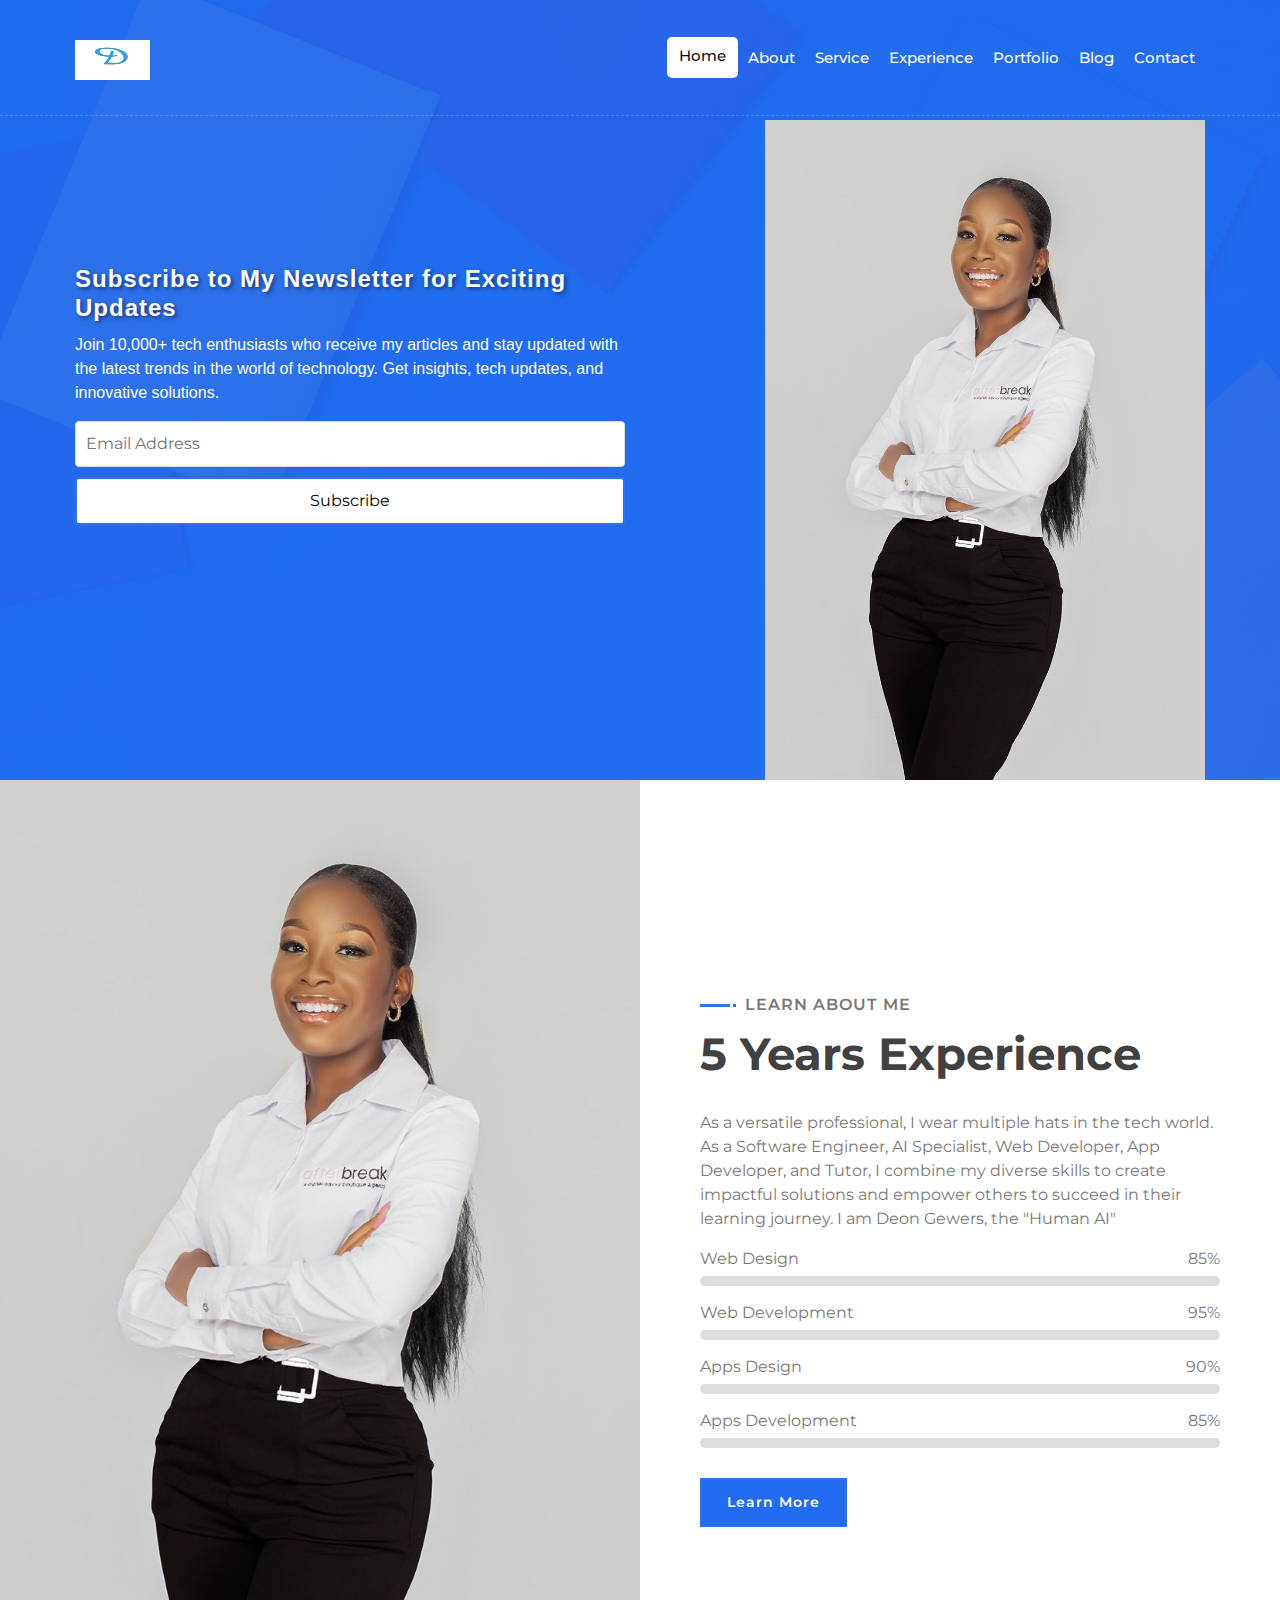
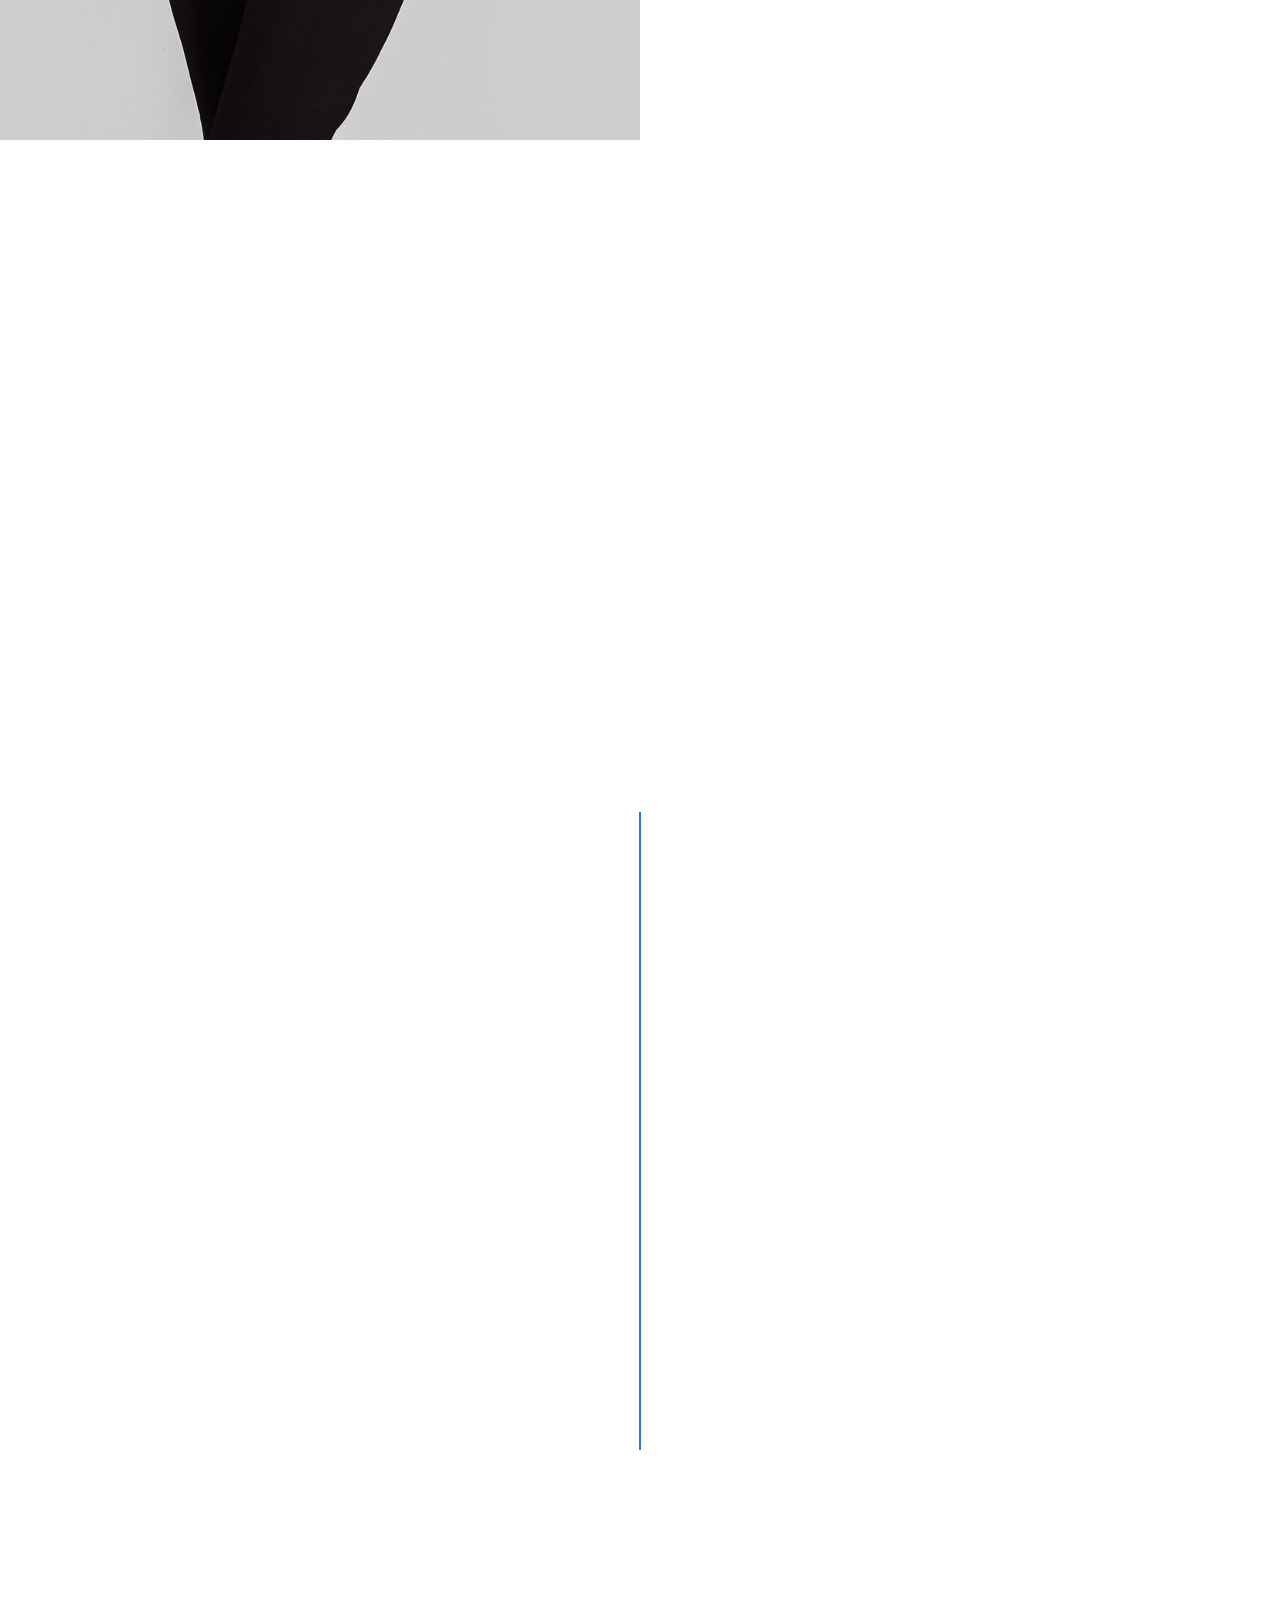
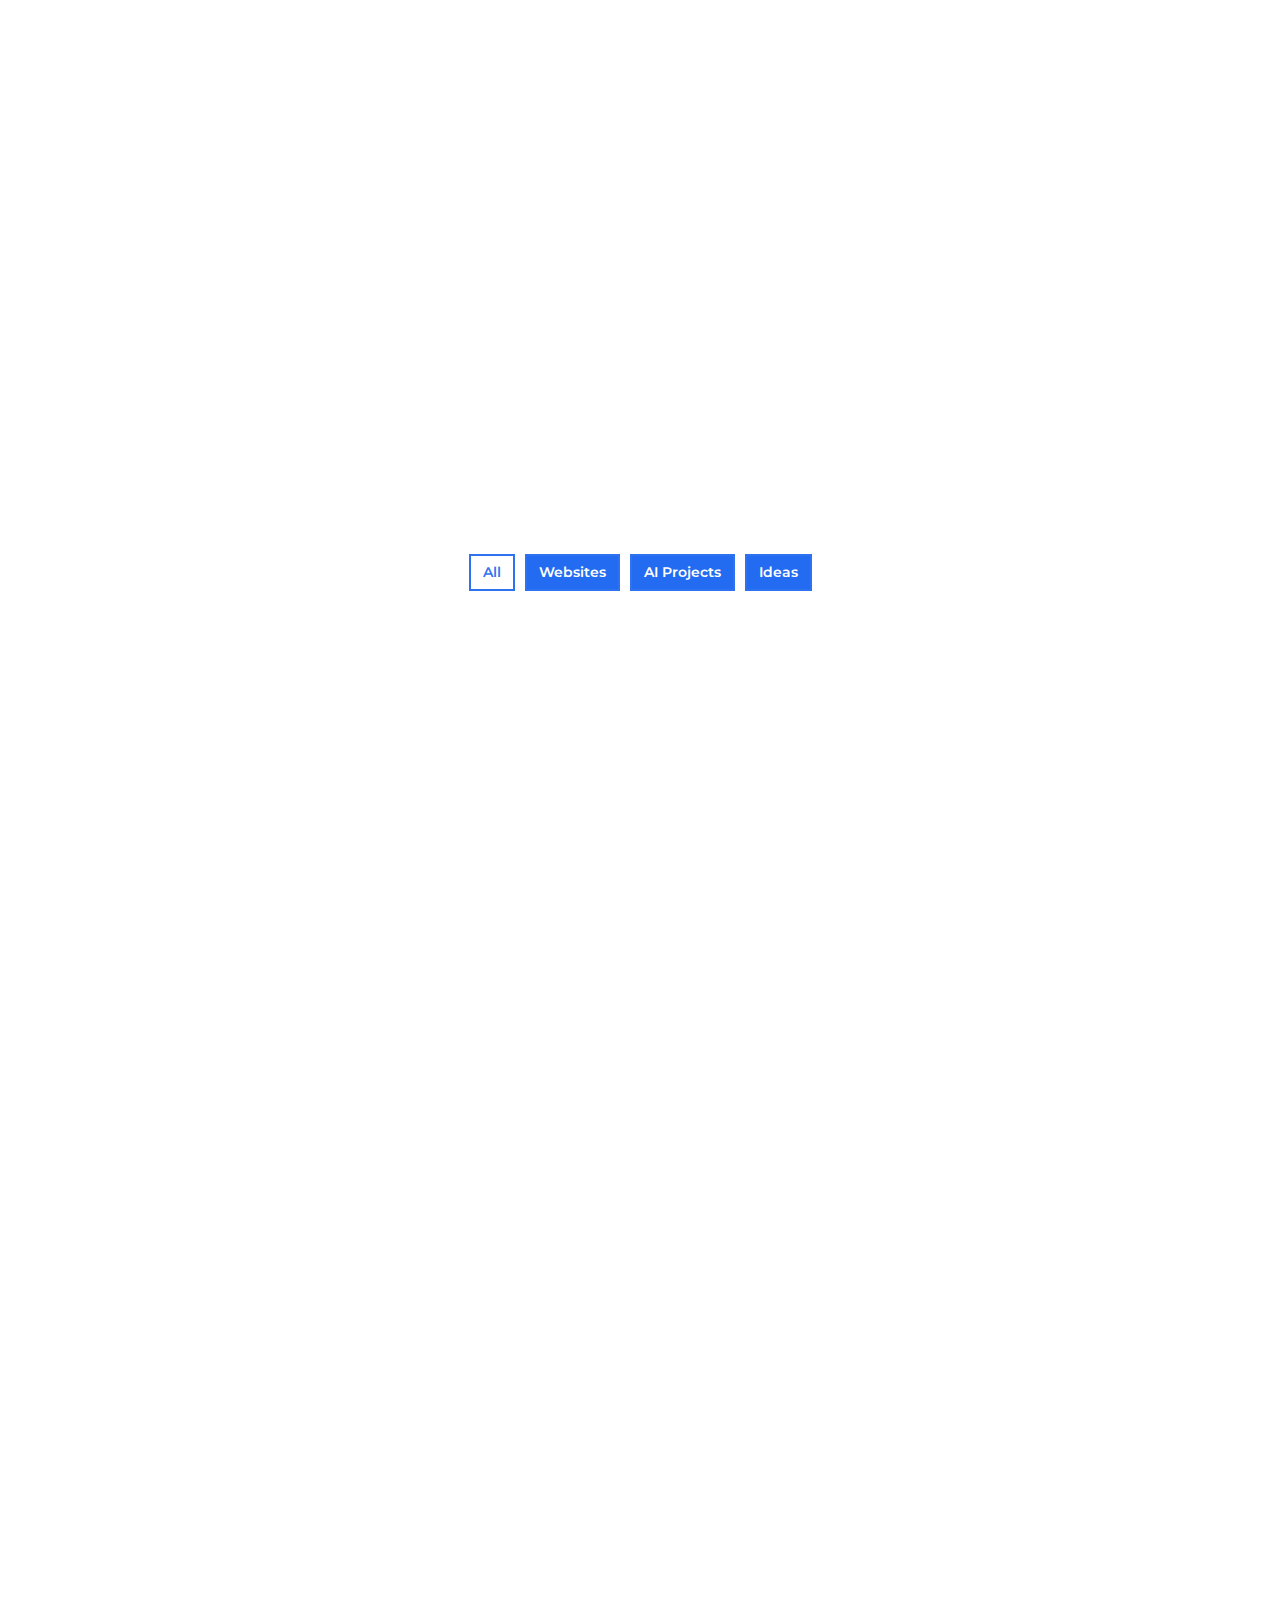
<file: index.html>
<!DOCTYPE html>
<html lang="en">
    <head>
        <meta charset="utf-8">
        <title>Deon Gewers</title>
        <meta content="width=device-width, initial-scale=1.0" name="viewport">
        <meta content="Free Website Template" name="keywords">
        <meta content="Free Website Template" name="description">

        <!-- Favicon -->
        <link href="img/android-chrome-512x512.png" rel="icon">

        <!-- Google Font -->
        <link href="https://fonts.googleapis.com/css2?family=Montserrat:wght@300;400;500;600;700&display=swap" rel="stylesheet">

        <!-- CSS Libraries -->
        <link href="https://stackpath.bootstrapcdn.com/bootstrap/4.4.1/css/bootstrap.min.css" rel="stylesheet">
        <link href="https://cdnjs.cloudflare.com/ajax/libs/font-awesome/5.10.0/css/all.min.css" rel="stylesheet">
        <link href="lib/animate/animate.min.css" rel="stylesheet">
        <link href="lib/owlcarousel/assets/owl.carousel.min.css" rel="stylesheet">
        <link href="lib/lightbox/css/lightbox.min.css" rel="stylesheet">

        <!-- Template Stylesheet -->
        <link href="css/style.css" rel="stylesheet">
    </head>

    <body data-spy="scroll" data-target=".navbar" data-offset="51">
        <!-- Nav Bar Start -->
        <div class="navbar navbar-expand-lg bg-light navbar-light">
            <div class="container-fluid">
                <a href="index.html" class="navbar-brand">
                    <img src="img/main.png" alt="Deon Logo" class="logo-image">
                  </a>
                  
                 
                <button type="button" class="navbar-toggler" data-toggle="collapse" data-target="#navbarCollapse">
                    <span class="navbar-toggler-icon"></span>
                </button>

                <div class="collapse navbar-collapse justify-content-between" id="navbarCollapse">
                    <div class="navbar-nav ml-auto">
                        <a href="#home" class="nav-item nav-link active">Home</a>
                        <a href="#about" class="nav-item nav-link">About</a>
                        <a href="#service" class="nav-item nav-link">Service</a>
                        <a href="#experience" class="nav-item nav-link">Experience</a>
                        <a href="#portfolio" class="nav-item nav-link">Portfolio</a>
                        <a href="#blog" class="nav-item nav-link">Blog</a>
                        <a href="#contact" class="nav-item nav-link">Contact</a>
                        
                       
                    </div>
                </div>
            </div>
        </div>
        <!-- Nav Bar End -->


        <!-- Hero Start -->
        <div class="hero" id="home">
            <div class="container-fluid">
                <div class="row align-items-center">
                    <div class="col-sm-12 col-md-6">
                        <div class="hero-content">
                            <div class="subscription-section">
                                <h2 style="text-align: left; color: white; font-family: 'Your Preferred Font', sans-serif; font-size: 24px; font-weight: bold; letter-spacing: 1px; text-shadow: 2px 2px 4px rgba(0, 0, 0, 0.5);">Subscribe to My Newsletter for Exciting Updates</h2>


                                <p style="text-align: left; color: white; font-family: 'Your Preferred Font', sans-serif; font-size: 16px; line-height: 1.5;">
                                    Join 10,000+ tech enthusiasts who receive my articles and stay updated with the latest trends in the world of technology. Get insights, tech updates, and innovative solutions.
                                  </p>
                                  

                                <!-- Subscription Form -->
                                <div class="subscribe-form">
                                    <input type="email" name="email" placeholder="Email Address" required>
                                    <button type="button">Subscribe</button>
                                </div>
                            </div>
                            
                            <!-- <div class="hero-text">
                                <p>I'm</p>
                                <h1>Deon Gewers</h1>
                                <div class="typed-text">AI Specialist, Web Developer, Front End Developer, Apps Developer, Chatbot Developer</div>
                            </div> -->
                            <!-- <div class="hero-btn">
                                <a class="btn" href="#">Hire Me</a>
                                <a class="btn" href="#">Contact Me</a>
                            </div> -->
                        </div>
                    </div>
                    <div class="col-sm-12 col-md-6 d-none d-md-block">
                        <div class="hero-image">
                            <img src="img/joyce1.jpeg" alt="Hero Image">
                        </div>
                    </div>
                </div>
            </div>
        </div>
        
        <!-- Hero End -->


        <!-- About Start -->
        <div class="about wow fadeInUp" data-wow-delay="0.1s" id="about">
            <div class="container-fluid">
                <div class="row align-items-center">
                    <div class="col-lg-6">
                        <div class="about-img">
                            <img src="img/joyce1.jpeg" alt="Image">
                        </div>
                    </div>
                    <div class="col-lg-6">
                        <div class="about-content">
                            <div class="section-header text-left">
                                <p>Learn About Me</p>
                                <h2>5 Years Experience</h2>
                            </div>
                            <div class="about-text">
                                <p>
                                    As a versatile professional, I wear multiple hats in the tech world. As a Software Engineer, AI Specialist, Web Developer, App Developer, and Tutor, I combine my diverse skills to create impactful solutions and empower others to succeed in their learning journey.
                                    I am Deon Gewers, the "Human AI"
                                </p>
                            </div>
                            <div class="skills">
                                <div class="skill-name">
                                    <p>Web Design</p><p>85%</p>
                                </div>
                                <div class="progress">
                                    <div class="progress-bar" role="progressbar" aria-valuenow="85" aria-valuemin="0" aria-valuemax="100"></div>
                                </div>
                                <div class="skill-name">
                                    <p>Web Development</p><p>95%</p>
                                </div>
                                <div class="progress">
                                    <div class="progress-bar" role="progressbar" aria-valuenow="95" aria-valuemin="0" aria-valuemax="100"></div>
                                </div>
                                <div class="skill-name">
                                    <p>Apps Design</p><p>90%</p>
                                </div>
                                <div class="progress">
                                    <div class="progress-bar" role="progressbar" aria-valuenow="90" aria-valuemin="0" aria-valuemax="100"></div>
                                </div>
                                <div class="skill-name">
                                    <p>Apps Development</p><p>85%</p>
                                </div>
                                <div class="progress">
                                    <div class="progress-bar" role="progressbar" aria-valuenow="85" aria-valuemin="0" aria-valuemax="100"></div>
                                </div>
                            </div>
                            <a class="btn" href="">Learn More</a>
                        </div>
                    </div>
                </div>
            </div>
        </div>
        <!-- About End -->
        
        
        <!-- Service Start -->
        <div class="service" id="service">
            <div class="container">
                <div class="section-header text-center wow zoomIn" data-wow-delay="0.1s">
                    <p>My Expertise</p>
                    <!-- <h2>Professional Services</h2> -->
                </div>
                <div class="row">
                    <div class="col-lg-6 wow fadeInUp" data-wow-delay="0.0s">
                        <div class="service-item">
                            <div class="service-icon">
                                <i class="fa fa-paint-brush"></i>
                            </div>
                            <div class="service-text">
                                <h3>Graphic Design</h3>
                                <p>
                                    Crafting visually appealing designs that communicate your message effectively. Lorem ipsum dolor sit amet, consectetur adipiscing elit. Phasellus nec pretium mi.
                                </p>
                            </div>
                        </div>
                    </div>
                    <div class="col-lg-6 wow fadeInUp" data-wow-delay="0.2s">
                        <div class="service-item">
                            <div class="service-icon">
                                <i class="fa fa-code"></i>
                            </div>
                            <div class="service-text">
                                <h3>Frontend Development</h3>
                                <p>
                                    Building responsive and user-friendly interfaces that bring designs to life. Lorem ipsum dolor sit amet, consectetur adipiscing elit. Phasellus nec pretium mi.
                                </p>
                            </div>
                        </div>
                    </div>
                    <div class="col-lg-6 wow fadeInUp" data-wow-delay="0.4s">
                        <div class="service-item">
                            <div class="service-icon">
                                <i class="fa fa-mobile-alt"></i>
                            </div>
                            <div class="service-text">
                                <h3>Mobile App Design</h3>
                                <p>
                                    Designing intuitive and engaging mobile app interfaces for a seamless user experience. Lorem ipsum dolor sit amet, consectetur adipiscing elit. Phasellus nec pretium mi.
                                </p>
                            </div>
                        </div>
                    </div>
                    <div class="col-lg-6 wow fadeInUp" data-wow-delay="0.6s">
                        <div class="service-item">
                            <div class="service-icon">
                                <i class="fa fa-mobile"></i>
                            </div>
                            <div class="service-text">
                                <h3>Mobile App Development</h3>
                                <p>
                                    Developing robust and scalable mobile applications tailored to your specific needs. Lorem ipsum dolor sit amet, consectetur adipiscing elit. Phasellus nec pretium mi.
                                </p>
                            </div>
                        </div>
                    </div>
                </div>
            </div>
        </div>
        
        <!-- Service End -->
        
        
         <!-- Experience Start -->
         <div class="experience" id="experience">
            <div class="container">
                <header class="section-header text-center wow zoomIn" data-wow-delay="0.1s">
                    <p>My Resume</p>
                    <!-- <h2>Working Experience</h2> -->
                </header>
                <div class="timeline">
                    <div class="timeline-item left wow slideInLeft" data-wow-delay="0.1s">
                        <div class="timeline-text">
                            <div class="timeline-date">November 2023 - Present</div>
                            <h2>Software Developer Consultant</h2>
                            <h4>Omeva Consulting</h4>
                            <p>
                                Working as a Software Developer Consultant at Omeva Consulting, contributing to innovative projects and ensuring the delivery of high-quality software solutions.
                            </p>
                        </div>
                    </div>
                    <div class="timeline-item right wow slideInRight" data-wow-delay="0.1s">
                        <div class="timeline-text">
                            <div class="timeline-date">October 2023 - Present</div>
                            <h2>Founder, Qubit Tech Solutions</h2>
                            <h4>Qubit Tech Solutions</h4>
                            <p>
                                Founded and currently managing Qubit Tech Solutions, a company dedicated to providing cutting-edge technology solutions tailored to clients' needs.
                            </p>
                        </div>
                    </div>
                    <div class="timeline-item left wow slideInLeft" data-wow-delay="0.1s">
                        <div class="timeline-text">
                            <div class="timeline-date">November 2023 - Present</div>
                            <h2>Machine Learning Specialist</h2>
                            <h4>Farm4Trade Namibia</h4>
                            <p>
                                Contributed as a Software Developer at Farm4Trade Namibia, gaining valuable experience in the field of software development.
                            </p>
                        </div>
                    </div>
                </div>
            </div>
        </div>
        
        <!-- Job Experience End -->
        
        
        <!-- Banner Start -->
        <div class="banner wow zoomIn" data-wow-delay="0.1s">
            <div class="container">
                <div class="section-header text-center">
                    <p>Unveiling My Journey</p>
                    <h2>Experience <span>My World</span></h2>
                </div>
                <div class="container banner-text">
                    <p>
                        Join me on a captivating journey through my life and passions. From exciting adventures to creative endeavors, this is where my story unfolds. Dive into the pages of my experiences and let's make memories together.
                    </p>
                    <a class="btn">Explore Now</a>
                </div>
            </div>
        </div>
        
        <!-- Banner End -->


        <!-- Portfolio Start -->
        <div class="portfolio" id="portfolio">
            <div class="container">
                <div class="section-header text-center wow zoomIn" data-wow-delay="0.1s">
                    <p>My Portfolio</p>
                    <!-- <h2>My Excellent Portfolio</h2> -->
                </div>
                <div class="row">
                    <div class="col-12">
                        <ul id="portfolio-filter">
                            <li data-filter="*" class="filter-active">All</li>
                            <li data-filter=".filter-1">Websites</li>
                            <li data-filter=".filter-3">AI Projects</li>
                            <li data-filter=".filter-2">Ideas</li>
                        </ul>
                    </div>
                </div>
                <div class="row portfolio-container">
                    <div class="col-lg-4 col-md-6 col-sm-12 portfolio-item filter-1 wow fadeInUp" data-wow-delay="0.0s">
                        <div class="portfolio-wrap">
                            <div class="portfolio-img">
                                <img src="img/portfolio-1.jpg" alt="Image">
                            </div>
                            <div class="portfolio-text">
                                <h3>eCommerce Website</h3>
                                <a class="btn" href="img/portfolio-1.jpg" data-lightbox="portfolio">+</a>
                            </div>
                        </div>
                    </div>
                    <div class="col-lg-4 col-md-6 col-sm-12 portfolio-item filter-2 wow fadeInUp" data-wow-delay="0.2s">
                        <div class="portfolio-wrap">
                            <div class="portfolio-img">
                                <img src="img/portfolio-2.jpg" alt="Image">
                            </div>
                            <div class="portfolio-text">
                                <h3>Product Landing Page</h3>
                                <a class="btn" href="img/portfolio-2.jpg" data-lightbox="portfolio">+</a>
                            </div>
                        </div>
                    </div>
                    <div class="col-lg-4 col-md-6 col-sm-12 portfolio-item filter-3 wow fadeInUp" data-wow-delay="0.4s">
                        <div class="portfolio-wrap">
                            <div class="portfolio-img">
                                <img src="img/portfolio-3.jpg" alt="Image">
                            </div>
                            <div class="portfolio-text">
                                <h3>JavaScript quiz game</h3>
                                <a class="btn" href="img/portfolio-3.jpg" data-lightbox="portfolio">+</a>
                            </div>
                        </div>
                    </div>
                    <div class="col-lg-4 col-md-6 col-sm-12 portfolio-item filter-1 wow fadeInUp" data-wow-delay="0.6s">
                        <div class="portfolio-wrap">
                            <div class="portfolio-img">
                                <img src="img/portfolio-4.jpg" alt="Image">
                            </div>
                            <div class="portfolio-text">
                                <h3>JavaScript drawing</h3>
                                <a class="btn" href="img/portfolio-4.jpg" data-lightbox="portfolio">+</a>
                            </div>
                        </div>
                    </div>
                    <div class="col-lg-4 col-md-6 col-sm-12 portfolio-item filter-2 wow fadeInUp" data-wow-delay="0.8s">
                        <div class="portfolio-wrap">
                            <div class="portfolio-img">
                                <img src="img/portfolio-5.jpg" alt="Image">
                            </div>
                            <div class="portfolio-text">
                                <h3>Social Mobile Apps</h3>
                                <a class="btn" href="img/portfolio-5.jpg" data-lightbox="portfolio">+</a>
                            </div>
                        </div>
                    </div>
                    <div class="col-lg-4 col-md-6 col-sm-12 portfolio-item filter-3 wow fadeInUp" data-wow-delay="1s">
                        <div class="portfolio-wrap">
                            <div class="portfolio-img">
                                <img src="img/portfolio-6.jpg" alt="Image">
                            </div>
                            <div class="portfolio-text">
                                <h3>Company Website</h3>
                                <a class="btn" href="img/portfolio-6.jpg" data-lightbox="portfolio">+</a>
                            </div>
                        </div>
                    </div>
                </div>
            </div>
        </div>
        <!-- Portfolio End -->
        
        
        <!-- Banner Start -->
        <!-- <div class="banner wow zoomIn" data-wow-delay="0.1s">
            <div class="container">
                <div class="section-header text-center">
                    <p>Awesome Discount</p>
                    <h2>Get <span>30%</span> Discount</h2>
                </div>
                <div class="container banner-text">
                    <p>
                        Lorem ipsum dolor sit amet, consectetur adipiscing elit. Phasellus nec pretium mi. Curabitur facilisis ornare velit non vulputate. Aliquam metus tortor, auctor id gravida condimentum, viverra quis sem. Curabitur non nisl nec nisi scelerisque maximus. 
                    </p>
                    <a class="btn">Order Now</a>
                </div>
            </div>
        </div> -->
        <!-- Banner End -->
        
        
        <!-- Price Start -->
        <!-- <div class="price" id="price">
            <div class="container">
                <div class="section-header text-center wow zoomIn" data-wow-delay="0.1s">
                    <p>Pricing Plan</p>
                    <h2>Affordable Price</h2>
                </div>
                <div class="row">
                    <div class="col-md-4 wow fadeInUp" data-wow-delay="0.5s">
                        <div class="price-item">
                            <div class="price-header">
                                <div class="price-title">
                                    <h2>Basic</h2>
                                </div>
                                <div class="price-prices">
                                    <h2><small>$</small>49<span>/ mo</span></h2>
                                </div>
                            </div>
                            <div class="price-body">
                                <div class="price-description">
                                    <ul>
                                        <li>Bootstrap 4</li>
                                        <li>Font Awesome 5</li>
                                        <li>Responsive Design</li>
                                        <li>Browser Compatibility</li>
                                        <li>Easy To Use</li>
                                    </ul>
                                </div>
                            </div>
                            <div class="price-footer">
                                <div class="price-action">
                                    <a class="btn" href="">Order Now</a>
                                </div>
                            </div>
                        </div>
                    </div>
                    <div class="col-md-4 wow fadeInUp" data-wow-delay="0.0s">
                        <div class="price-item featured-item">
                            <div class="price-header">
                                <div class="price-title">
                                    <h2>Standard</h2>
                                </div>
                                <div class="price-prices">
                                    <h2><small>$</small>99<span>/ mo</span></h2>
                                </div>
                            </div>
                            <div class="price-body">
                                <div class="price-description">
                                    <ul>
                                        <li>Bootstrap 4</li>
                                        <li>Font Awesome 5</li>
                                        <li>Responsive Design</li>
                                        <li>Browser Compatibility</li>
                                        <li>Easy To Use</li>
                                    </ul>
                                </div>
                            </div>
                            <div class="price-footer">
                                <div class="price-action">
                                    <a class="btn" href="">Order Now</a>
                                </div>
                            </div>
                        </div>
                    </div>
                    <div class="col-md-4 wow fadeInUp" data-wow-delay="0.5s">
                        <div class="price-item">
                            <div class="price-header">
                                <div class="price-title">
                                    <h2>Premium</h2>
                                </div>
                                <div class="price-prices">
                                    <h2><small>$</small>149<span>/ mo</span></h2>
                                </div>
                            </div>
                            <div class="price-body">
                                <div class="price-description">
                                    <ul>
                                        <li>Bootstrap 4</li>
                                        <li>Font Awesome 5</li>
                                        <li>Responsive Design</li>
                                        <li>Browser Compatibility</li>
                                        <li>Easy To Use</li>
                                    </ul>
                                </div>
                            </div>
                            <div class="price-footer">
                                <div class="price-action">
                                    <a class="btn" href="">Order Now</a>
                                </div>
                            </div>
                        </div>
                    </div>
                </div>
            </div>
        </div> -->
        <!-- Price End -->
        
        
        <!-- Testimonial Start -->
        <!-- <div class="testimonial wow fadeInUp" data-wow-delay="0.1s" id="review">
            <div class="container">
                <div class="testimonial-icon">
                    <i class="fa fa-quote-left"></i>
                </div>
                <div class="owl-carousel testimonials-carousel">
                    <div class="testimonial-item">
                        <div class="testimonial-img">
                            <img src="img/testimonial-1.jpg" alt="Image">
                        </div>
                        <div class="testimonial-text">
                            <p>
                                I've had an incredible experience working with this team. Their dedication to quality and attention to detail is unmatched. Lorem ipsum dolor sit amet, consectetur adipiscing elit. Etiam accumsan lacus eget velit tincidunt, quis suscipit justo dictum. Lorem ipsum dolor sit amet, consectetur adipiscing elit.
                            </p>
                            <h3>John Doe</h3>
                            <h4>Marketing Specialist</h4>
                        </div>
                    </div>
                    <div class="testimonial-item">
                        <div class="testimonial-img">
                            <img src="img/testimonial-2.jpg" alt="Image">
                        </div>
                        <div class="testimonial-text">
                            <p>
                                Exceptional service and creativity define this team. Lorem ipsum dolor sit amet, consectetur adipiscing elit. Etiam accumsan lacus eget velit tincidunt, quis suscipit justo dictum. Lorem ipsum dolor sit amet, consectetur adipiscing elit.
                            </p>
                            <h3>Jane Smith</h3>
                            <h4>Graphic Designer</h4>
                        </div>
                    </div>
                    <div class="testimonial-item">
                        <div class="testimonial-img">
                            <img src="img/testimonial-3.jpg" alt="Image">
                        </div>
                        <div class="testimonial-text">
                            <p>
                                Their professionalism and expertise have made a significant impact on our project. Lorem ipsum dolor sit amet, consectetur adipiscing elit. Etiam accumsan lacus eget velit tincidunt, quis suscipit justo dictum. Lorem ipsum dolor sit amet, consectetur adipiscing elit.
                            </p>
                            <h3>Amy Johnson</h3>
                            <h4>Software Engineer</h4>
                        </div>
                    </div>
                </div>
            </div>
        </div> -->
        
        <!-- Testimonial End -->


        <!-- Team Start -->
        <!-- <div class="team" id="team">
            <div class="container">
                <div class="section-header text-center wow zoomIn" data-wow-delay="0.1s">
                    <p>My Team</p>
                    <h2>Expert Team Members</h2>
                </div>
                <div class="row">
                    <div class="col-lg-6 wow fadeInUp" data-wow-delay="0.0s">
                        <div class="team-item">
                            <div class="team-img">
                                <img src="img/team-1.jpg" alt="Image">
                            </div>
                            <div class="team-text">
                                <h2>Mollie Ross</h2>
                                <h4>Web Designer</h4>
                                <p>
                                    Lorem ipsum dolor sit amet consec adipis elit. Etiam accum lacus
                                </p>
                                <div class="team-social">
                                    <a class="btn" href=""><i class="fab fa-twitter"></i></a>
                                    <a class="btn" href=""><i class="fab fa-facebook-f"></i></a>
                                    <a class="btn" href=""><i class="fab fa-linkedin-in"></i></a>
                                    <a class="btn" href=""><i class="fab fa-instagram"></i></a>
                                </div>
                            </div>
                        </div>
                    </div>
                    <div class="col-lg-6 wow fadeInUp" data-wow-delay="0.2s">
                        <div class="team-item">
                            <div class="team-img">
                                <img src="img/team-2.jpg" alt="Image">
                            </div>
                            <div class="team-text">
                                <h2>Dylan Adams</h2>
                                <h4>Web Developer</h4>
                                <p>
                                    Lorem ipsum dolor sit amet consec adipis elit. Etiam accum lacus
                                </p>
                                <div class="team-social">
                                    <a class="btn" href=""><i class="fab fa-twitter"></i></a>
                                    <a class="btn" href=""><i class="fab fa-facebook-f"></i></a>
                                    <a class="btn" href=""><i class="fab fa-linkedin-in"></i></a>
                                    <a class="btn" href=""><i class="fab fa-instagram"></i></a>
                                </div>
                            </div>
                        </div>
                    </div>
                    <div class="col-lg-6 wow fadeInUp" data-wow-delay="0.4s">
                        <div class="team-item">
                            <div class="team-img">
                                <img src="img/team-3.jpg" alt="Image">
                            </div>
                            <div class="team-text">
                                <h2>Jennifer Page</h2>
                                <h4>Apps Designer</h4>
                                <p>
                                    Lorem ipsum dolor sit amet consec adipis elit. Etiam accum lacus
                                </p>
                                <div class="team-social">
                                    <a class="btn" href=""><i class="fab fa-twitter"></i></a>
                                    <a class="btn" href=""><i class="fab fa-facebook-f"></i></a>
                                    <a class="btn" href=""><i class="fab fa-linkedin-in"></i></a>
                                    <a class="btn" href=""><i class="fab fa-instagram"></i></a>
                                </div>
                            </div>
                        </div>
                    </div>
                    <div class="col-lg-6 wow fadeInUp" data-wow-delay="0.6s">
                        <div class="team-item">
                            <div class="team-img">
                                <img src="img/team-4.jpg" alt="Image">
                            </div>
                            <div class="team-text">
                                <h2>Josh Dunn</h2>
                                <h4>Apps Developer</h4>
                                <p>
                                    Lorem ipsum dolor sit amet consec adipis elit. Etiam accum lacus
                                </p>
                                <div class="team-social">
                                    <a class="btn" href=""><i class="fab fa-twitter"></i></a>
                                    <a class="btn" href=""><i class="fab fa-facebook-f"></i></a>
                                    <a class="btn" href=""><i class="fab fa-linkedin-in"></i></a>
                                    <a class="btn" href=""><i class="fab fa-instagram"></i></a>
                                </div>
                            </div>
                        </div>
                    </div>
                </div>
            </div>
        </div> -->
        <!-- Team End -->
         <!-- Blog Start -->
         <div class="blog" id="blog">
            <div class="container">
                <div class="section-header text-center wow zoomIn" data-wow-delay="0.1s">
                    <p>From the Blog</p>
                    <!-- <h2>Latest Articles</h2> -->
                </div>
                <div class="row">
                    <div class="col-lg-6">
                        <div class="blog-item wow fadeInUp" data-wow-delay="0.1s">
                            <div class="blog-img">
                                <img src="img/blog-1.jpg" alt="Blog">
                            </div>
                            <div class="blog-text">
                                <h2>Exploring the World of Web Design</h2>
                                <div class="blog-meta">
                                    <p><i class="far fa-user"></i>Admin</p>
                                    <p><i class="far fa-list-alt"></i>Web Design</p>
                                    <p><i class="far fa-calendar-alt"></i>01-Jan-2023</p>
                                    <p><i class="far fa-comments"></i>5</p>
                                </div>
                                <p>
                                    Delve into the fascinating world of web design. Learn about the latest trends, techniques, and tips to enhance your digital presence. Elevate your online experience with this insightful article.
                                </p>
                                <a class="btn" href="">Read More <i class="fa fa-angle-right"></i></a>
                            </div>
                        </div>
                    </div>
                    <div class="col-lg-6">
                        <div class="blog-item wow fadeInUp" data-wow-delay="0.3s">
                            <div class="blog-img">
                                <img src="img/blog-2.jpg" alt="Blog">
                            </div>
                            <div class="blog-text">
                                <h2>The Art of Apps Design</h2>
                                <div class="blog-meta">
                                    <p><i class="far fa-user"></i>Admin</p>
                                    <p><i class="far fa-list-alt"></i>Apps Design</p>
                                    <p><i class="far fa-calendar-alt"></i>01-Jan-2023</p>
                                    <p><i class="far fa-comments"></i>10</p>
                                </div>
                                <p>
                                    Dive into the creative realm of apps design. Discover how innovative design principles can transform user experiences. This article explores the intersection of functionality and aesthetics in app development.
                                </p>
                                <a class="btn" href="">Read More <i class="fa fa-angle-right"></i></a>
                            </div>
                        </div>
                    </div>
                </div>
            </div>
        </div>
        
        <!-- Blog End -->
        
        <!-- Contact Start -->
        <div class="contact wow fadeInUp" data-wow-delay="0.1s" id="contact">
            <div class="container-fluid">
                <div class="container">
                    <div class="row align-items-center">
                        <div class="col-md-4"></div>
                        <div class="col-md-8">
                            <div class="contact-form">
                                <div id="success"></div>
                                <form name="sentMessage" id="contactForm" novalidate="novalidate">
                                    <div class="control-group">
                                        <input type="text" class="form-control" id="name" placeholder="Your Name" required="required" data-validation-required-message="Please enter your name" />
                                        <p class="help-block"></p>
                                    </div>
                                    <div class="control-group">
                                        <input type="email" class="form-control" id="email" placeholder="Your Email" required="required" data-validation-required-message="Please enter your email" />
                                        <p class="help-block"></p>
                                    </div>
                                    <div class="control-group">
                                        <input type="text" class="form-control" id="subject" placeholder="Subject" required="required" data-validation-required-message="Please enter a subject" />
                                        <p class="help-block"></p>
                                    </div>
                                    <div class="control-group">
                                        <textarea class="form-control" id="message" placeholder="Message" required="required" data-validation-required-message="Please enter your message"></textarea>
                                        <p class="help-block"></p>
                                    </div>
                                    <div>
                                        <button class="btn" type="submit" id="sendMessageButton">Send Message</button>
                                    </div>
                                </form>
                            </div>
                        </div>
                    </div>
                </div>
            </div>
        </div>
        <!-- Contact End -->


       


        <!-- Footer Start -->
        <div class="footer wow fadeIn" data-wow-delay="0.3s">
            <div class="container-fluid">
                <div class="container">
                    <div class="footer-info">
                        <h2>Deon Gewers</h2>
                        <h3>3734 Street, Windhoek, Namibia</h3>
                        <div class="footer-menu">
                            <p>+264 81 688 9761</p>
                            <p>gewersdeon61@gmail.com</p>
                        </div>
                        <div class="footer-social">
                            <a href=""><i class="fab fa-twitter"></i></a>
                            <a href=""><i class="fab fa-facebook-f"></i></a>
                            <a href=""><i class="fab fa-youtube"></i></a>
                            <a href=""><i class="fab fa-instagram"></i></a>
                            <a href=""><i class="fab fa-linkedin-in"></i></a>
                        </div>
                    </div>
                </div>
                <div class="container copyright">
                    <p>&copy; <a href="#">deon</a>, All Right Reserved | Designed By <a href="https://www.linkedin.com/in/deon-gewers-60b54a24b/">Deon Gewers</a></p>
                </div>
            </div>
        </div>
        <!-- Footer End -->
        
        
        <!-- Back to top button -->
        <a href="#" class="btn back-to-top"><i class="fa fa-chevron-up"></i></a>
        
        
        <!-- Pre Loader -->
        <div id="loader" class="show">
            <div class="loader"></div>
        </div>

        
        <!-- JavaScript Libraries -->
        <script src="https://code.jquery.com/jquery-3.4.1.min.js"></script>
        <script src="https://stackpath.bootstrapcdn.com/bootstrap/4.4.1/js/bootstrap.bundle.min.js"></script>
        <script src="lib/easing/easing.min.js"></script>
        <script src="lib/wow/wow.min.js"></script>
        <script src="lib/waypoints/waypoints.min.js"></script>
        <script src="lib/typed/typed.min.js"></script>
        <script src="lib/owlcarousel/owl.carousel.min.js"></script>
        <script src="lib/isotope/isotope.pkgd.min.js"></script>
        <script src="lib/lightbox/js/lightbox.min.js"></script>
        
        <!-- Contact Javascript File -->
        <script src="mail/jqBootstrapValidation.min.js"></script>
        <script src="mail/contact.js"></script>

        <!-- Template Javascript -->
        <script src="js/main.js"></script>
    </body>
</html>
</file>
<file: css/style.css>
/*******************************/
/********* General CSS *********/
/*******************************/
body {
    color: #797979;
    background: #ffffff;
    font-family: 'Montserrat', sans-serif;
}

h1,
h2, 
h3, 
h4,
h5, 
h6 {
    color: #414141;
}

a {
    color: #313131;
    transition: .3s;
}

a:hover,
a:active,
a:focus {
    color: rgba(35, 106, 239, 0.95);
    outline: none;
    text-decoration: none;
}

.btn:focus,
.form-control:focus {
    box-shadow: none;
}

.container-fluid {
    max-width: 1366px;
}

.btn {
    padding: 12px 25px;
    font-size: 14px;
    font-weight: 600;
    letter-spacing: 1px;
    color: #ffffff;
    background: rgba(35, 106, 239, 0.95);
    border: 2px solid transparent;
    border-radius: 0;
    box-shadow: inset 0 0 0 50px rgba(35, 106, 239, 0.95);
    transition: ease-out 0.3s;
    -webkit-transition: ease-out 0.3s;
    -moz-transition: ease-out 0.3s;
}

.btn:hover {
    color: rgba(35, 106, 239, 0.95);
    background: transparent;
    box-shadow: inset 0 0 0 0 rgba(35, 106, 239, 0.95);
    border-color: rgba(35, 106, 239, 0.95);
}

#loader {
    position: fixed;
    top: 0;
    right: 0;
    bottom: 0;
    left: 0;
    display: flex;
    align-items: center;
    justify-content: center;
    background: #ffffff;
    opacity: 0;
    visibility: hidden;
    -webkit-transition: opacity .3s ease-out, visibility 0s linear .3s;
    -o-transition: opacity .3s ease-out, visibility 0s linear .3s;
    transition: opacity .3s ease-out, visibility 0s linear .3s;
    z-index: 999;
}

#loader.show {
    -webkit-transition: opacity .6s ease-out, visibility 0s linear 0s;
    -o-transition: opacity .6s ease-out, visibility 0s linear 0s;
    transition: opacity .6s ease-out, visibility 0s linear 0s;
    visibility: visible;
    opacity: 1;
}

#loader .loader {
    position: relative;
    width: 45px;
    height: 45px;
    border: 5px solid #dddddd;
    border-top: 5px solid rgba(35, 106, 239, 0.95);
    border-radius: 50%;
    -webkit-animation: spin 2s linear infinite;
    animation: spin 2s linear infinite;
}

@-webkit-keyframes spin {
    0% { -webkit-transform: rotate(0deg); }
    100% { -webkit-transform: rotate(360deg); }
}

@keyframes spin {
    0% { transform: rotate(0deg); }
    100% { transform: rotate(360deg); }
}

.back-to-top {
    position: fixed;
    display: none;
    width: 44px;
    height: 44px;
    padding: 8px 0;
    text-align: center;
    line-height: 1;
    font-size: 22px;
    right: 15px;
    bottom: 15px;
    z-index: 9;
}

.back-to-top i {
    color: #ffffff;
}

.back-to-top:hover i {
    color: #414141;
}


/**********************************/
/*********** Nav Bar CSS **********/
/**********************************/
.navbar {
    position: relative;
    transition: .5s;
    z-index: 999;
}

.navbar.nav-sticky {
    position: fixed;
    top: 0;
    width: 100%;
    box-shadow: 0 2px 5px rgba(0, 0, 0, .3);
}

.navbar .navbar-brand {
    margin: 0;
    font-size: 45px;
    line-height: 0px;
    font-weight: 700;
    letter-spacing: 2px;
    transition: .5s;
    
}

.navbar .navbar-brand img {
    max-width: 100%;
    max-height: 40px;
}

.navbar .dropdown-menu {
    margin-top: 0;
    border: 0;
    border-radius: 0;
    background: #f8f9fa;
}

@media (min-width: 992px) {
    .navbar {
        position: absolute;
        width: 100%;
        padding: 30px 60px;
        background: transparent !important;
        border-bottom: 1px dashed rgba(256, 256, 256, .2);
        z-index: 9;
    }
    
    .navbar.nav-sticky {
        padding: 10px 60px;
        background: #ffffff !important;
    }
    
    .navbar .navbar-brand {
        color: #ffffff;
    }
    
    .navbar.nav-sticky .navbar-brand {
        color: rgba(35, 106, 239, 0.95);
    }

    .navbar-light .navbar-nav .nav-link,
    .navbar-light .navbar-nav .nav-link:focus {
        padding: 10px 10px 8px 10px;
        color: #ffffff;
        font-size: 15px;
        font-weight: 500;
    }
    
    .navbar-light.nav-sticky .navbar-nav .nav-link,
    .navbar-light.nav-sticky .navbar-nav .nav-link:focus {
        color: #414141;
    }

    .navbar-light .navbar-nav .nav-link:hover,
    .navbar-light .navbar-nav .nav-link.active {
        color: #111111;
    }
    
    .navbar-light.nav-sticky .navbar-nav .nav-link:hover,
    .navbar-light.nav-sticky .navbar-nav .nav-link.active {
        color: rgba(35, 106, 239, 0.95);
    }
}

@media (max-width: 991.98px) {   
    .navbar {
        padding: 15px;
        background: #ffffff !important;
    }
    
    .navbar .navbar-brand {
        color: rgba(35, 106, 239, 0.95);
    }
    
    .navbar .navbar-nav {
        margin-top: 15px;
    }
    
    .navbar a.nav-link {
        padding: 5px;
    }
    
    .navbar .dropdown-menu {
        box-shadow: none;
    }
}


/*******************************/
/********** Hero CSS ***********/
/*******************************/
.hero {
    position: relative;
    width: 100%;
    margin-bottom: 45px;
    padding: 120px 0 0 0;
    overflow: hidden;
    background: linear-gradient(rgba(35, 106, 239, 0.95), rgba(35, 106, 239, 0.95)), url(../img/hero-bg.jpg);
    background-position: center;
    background-repeat: no-repeat;
    background-size: cover;
}

.hero .container-fluid {
    padding: 0;
}

.hero .hero-image {
    position: relative;
    text-align: right;
    padding-right: 75px;
}

.hero .hero-image img {
    max-width: 80%;
    max-height: 80%;
}

.hero .hero-content {
    position: relative;
    padding-left: 75px;
    display: flex;
    align-items: flex-start;
    justify-content: center;
    flex-direction: column;
}

.hero .hero-text p {
    color: #ffffff;
    font-size: 25px;
    font-weight: 600;
    margin-bottom: 15px;
}

.hero .hero-text h1 {
    color: #ffffff;
    font-size: 60px;
    font-weight: 700;
    letter-spacing: 3px;
    margin-bottom: 15px;
}

.hero .hero-text h2 {
    display: inline-block;
    margin: 0;
    height: 35px;
    color: #ffffff;
    font-size: 35px;
    font-weight: 600;
}

.hero .hero-text .typed-text {
    display: none;
}

.hero .hero-text .typed-cursor {
    font-size: 35px;
    font-weight: 300;
    color: #ffffff;
}

.hero .hero-btn .btn {
    margin-top: 35px;
    color: rgba(35, 106, 239, 0.95);
    background: #ffffff;
    box-shadow: inset 0 0 0 50px #ffffff;
}

.hero .hero-btn .btn:hover {
    color: #ffffff;
    background: transparent;
    box-shadow: inset 0 0 0 0 #ffffff;
    border-color: #ffffff;
}

.hero .hero-btn .btn:first-child {
    margin-right: 10px;
}

@media (max-width: 991.98px) {
    .hero {
        padding-top: 60px;
    }
    
    .hero .hero-content {
        padding: 0 15px;
    }
    
    .hero .hero-text p {
        font-size: 20px;
    }
    
    .hero .hero-text h1 {
        font-size: 45px;
    }
    
    .hero .hero-text h2 {
        font-size: 25px;
        height: 25px;
    }
    
    .hero .hero-btn .btn {
        padding: 12px 30px;
        letter-spacing: 1px;
    }
}

@media (max-width: 767.98px) {
    .hero {
        padding-top: 60px;
        padding-bottom: 60px;
    }
    
    .hero,
    .hero .hero-text,
    .hero .hero-btn {
        width: 100%;
        text-align: center;
    }
    
    .hero .hero-text p {
        font-size: 18px;
    }
    
    .hero .hero-text h1 {
        font-size: 35px;
    }
    
    .hero .hero-text h2 {
        font-size: 22px;
        height: 22px;
    }
    
    .hero .hero-btn .btn {
        padding: 10px 15px;
        letter-spacing: 1px;
    }
}

@media (max-width: 575.98px) {
    .hero .hero-text p {
        font-size: 16px;
    }
    
    .hero .hero-text h1 {
        font-size: 30px;
    }
    
    .hero .hero-text h2 {
        font-size: 18px;
        height: 18px;
    }
    
    .hero .hero-btn .btn {
        padding: 8px 10px;
        letter-spacing: 0;
    }
}


/*******************************/
/******* Section Header ********/
/*******************************/
.section-header {
    position: relative;
    margin-bottom: 45px;
}

.section-header p {
    display: inline-block;
    margin: 0 30px;
    margin-bottom: 10px;
    padding-left: 15px;
    position: relative;
    font-size: 16px;
    font-weight: 600;
    letter-spacing: 1px;
    text-transform: uppercase;
    background: #ffffff;
}

.section-header p::before {
    position: absolute;
    content: "";
    height: 3px;
    top: 11px;
    right: 0;
    left: -30px;
    background: rgba(35, 106, 239, 0.95);
    z-index: -1;
}

.section-header p::after {
    position: absolute;
    content: "";
    width: 3px;
    height: 3px;
    top: 11px;
    left: 3px;
    background: rgba(35, 106, 239, 0.95);
    z-index: 1;
}

.section-header h2 {
    margin: 0;
    position: relative;
    font-size: 45px;
    font-weight: 700;
}

@media (max-width: 767.98px) {
    .section-header h2 {
        font-size: 30px;
    }
}


/*******************************/
/********** About CSS **********/
/*******************************/
.about {
    position: relative;
    width: 100%;
    margin: -45px 0 45px 0;
}

.about .col-lg-6 {
    padding: 0;
}

.about .section-header {
    margin-bottom: 30px;
}

.about .about-img {
    position: relative;
    height: 100%;
}

.about .about-img img {
    position: relative;
    width: 100%;
    height: 100%;
    object-fit: cover;
}

.about .about-content {
    padding: 0 60px;
}

.about .about-text p {
    font-size: 16px;
}

.about .skills {
    margin-bottom: 30px;
}

.about .skill-name {
    margin-top: 15px;
}

.about .skill-name p {
    display: inline-block;
    margin-bottom: 5px;
    font-size: 16px;
    font-weight: 400;
}

.about .skill-name p:last-child {
    float: right;
}

.about .progress {
    height: 10px;
    border-radius: 10px;
    background: #dddddd;
}

.about .progress .progress-bar {
    width: 0px;
    background: rgba(35, 106, 239, 0.95);
    border-radius: 10px;
    transition: 2s;
}

.about .about-text a.btn {
    margin-top: 15px;
}

@media (max-width: 991.98px) {
    .about .about-content {
        padding: 45px 15px 0 15px;
    }
}


/*******************************/
/******* Experience CSS ********/
/*******************************/
.experience {
    position: relative;
    padding: 45px 0 15px 0;
}

.experience .timeline {
    position: relative;
    width: 100%;
}

.experience .timeline::after {
    content: '';
    position: absolute;
    width: 2px;
    background: rgba(35, 106, 239, 0.95);
    top: 0;
    bottom: 0;
    left: 50%;
    margin-left: -1px;
}

.experience .timeline .timeline-item {
    position: relative;
    background: inherit;
    width: 50%;
    margin-bottom: 30px;
}

.experience .timeline .timeline-item.left {
    left: 0;
    padding-right: 30px;
}

.experience .timeline .timeline-item.right {
    left: 50%;
    padding-left: 30px;
}

.experience .timeline .timeline-item::after {
    content: '';
    position: absolute;
    width: 16px;
    height: 16px;
    top: 48px;
    right: -8px;
    background: #ffffff;
    border: 2px solid rgba(35, 106, 239, 0.95);
    border-radius: 16px;
    z-index: 1;
}

.experience .timeline .timeline-item.right::after {
    left: -8px;
}

.experience .timeline .timeline-item::before {
  content: '';
  position: absolute;
  width: 0;
  height: 0;
  top: 46px;
  right: 10px;
  z-index: 1;
  border: 10px solid;
  border-color: transparent transparent transparent #dddddd;
}

.experience .timeline .timeline-item.right::before {
  left: 10px;
  border-color: transparent #dddddd transparent transparent;
}

.experience .timeline .timeline-date {
    position: absolute;
    width: 100%;
    top: 44px;
    font-size: 16px;
    font-weight: 600;
    color: rgba(35, 106, 239, 0.95);
    text-transform: uppercase;
    letter-spacing: 1px;
    z-index: 1;
}

.experience .timeline .timeline-item.left .timeline-date {
    text-align: left;
    left: calc(100% + 55px);
}

.experience .timeline .timeline-item.right .timeline-date {
    text-align: right;
    right: calc(100% + 55px);
}

.experience .timeline .timeline-text {
    padding: 30px;
    background: #ffffff;
    position: relative;
    border-right: 5px solid #dddddd;
    box-shadow: 0 0 60px rgba(0, 0, 0, .08);
}

.experience .timeline .timeline-item.right .timeline-text {
    border-right: none;
    border-left: 5px solid #dddddd;
}

.experience .timeline .timeline-text h2 {
    margin: 0 0 5px 0;
    font-size: 22px;
    font-weight: 600;
}

.experience .timeline .timeline-text h4 {
    margin: 0 0 10px 0;
    font-size: 16px;
    font-style: italic;
    font-weight: 400;
}

.experience .timeline .timeline-text p {
    margin: 0;
    font-size: 16px;
}

@media (max-width: 767.98px) {
    .experience .timeline::after {
        left: 8px;
    }

    .experience .timeline .timeline-item {
        width: 100%;
        padding-left: 38px;
    }
    
    .experience .timeline .timeline-item.left {
        padding-right: 0;
    }
    
    .experience .timeline .timeline-item.right {
        left: 0%;
        padding-left: 38px;
    }

    .experience .timeline .timeline-item.left::after, 
    .experience .timeline .timeline-item.right::after {
        left: 0;
    }
    
    .experience .timeline .timeline-item.left::before,
    .experience .timeline .timeline-item.right::before {
        left: 18px;
        border-color: transparent #dddddd transparent transparent;
    }
    
    .experience .timeline .timeline-item.left .timeline-date,
    .experience .timeline .timeline-item.right .timeline-date {
        position: relative;
        top: 0;
        right: auto;
        left: 0;
        text-align: left;
        margin-bottom: 10px;
    }
    
    .experience .timeline .timeline-item.left .timeline-text,
    .experience .timeline .timeline-item.right .timeline-text {
        border-right: none;
        border-left: 5px solid #dddddd;
    }
}


/*******************************/
/********* Service CSS *********/
/*******************************/
.service {
    position: relative;
    width: 100%;
    padding: 45px 0 15px 0;
}

.service .service-item {
    position: relative;
    margin-bottom: 30px;
    display: flex;
    align-items: center;
    box-shadow: inset 0 0 0 0 transparent;
    transition: ease-out 0.5s;
}

.service .service-item:hover {
    box-shadow: inset 800px 0 0 0 rgba(35, 106, 239, 0.95);
}


.service .service-icon {
    position: relative;
    width: 150px;
    min-height: 150px;
    display: flex;
    align-items: center;
    justify-content: center;
    border: 1px solid rgba(35, 106, 239, 0.95);
    background: #ffffff;
}

.service .service-icon i {
    position: relative;
    font-size: 60px;
    color: rgba(35, 106, 239, 0.95);
    transition: .3s;
}

.service .service-item:hover i {
    font-size: 75px;
}

.service .service-text {
    position: relative;
    width: calc(100% - 120px);
    padding: 0 30px;
}

.service .service-text h3 {
    margin-bottom: 10px;
    font-size: 20px;
    font-weight: 600;
    transition: 1s;
}

.service .service-text p {
    margin: 0;
    font-size: 16px;
    transition: 1s;
}

.service .service-item:hover .service-text h3,
.service .service-item:hover .service-text p {
    color: #ffffff;
}

@media (max-width: 575.98px) {
    .service .service-text h3 {
        font-size: 16px;
        margin-bottom: 5px;
    }
    
    .service .service-text p {
        font-size: 14px;
    }
}


/*******************************/
/******** Portfolio CSS ********/
/*******************************/
.portfolio {
    position: relative;
    padding: 45px 0 15px 0;
}

.portfolio #portfolio-filter {
    padding: 0;
    margin: -15px 0 25px 0;
    list-style: none;
    font-size: 0;
    text-align: center;
}

.portfolio #portfolio-filter li {
    cursor: pointer;
    display: inline-block;
    margin: 5px;
    padding: 6px 12px;
    font-size: 14px;
    font-weight: 600;
    color: #ffffff;
    background: rgba(35, 106, 239, 0.95);
    border: 2px solid transparent;
    border-radius: 0;
    box-shadow: inset 0 0 0 50px rgba(35, 106, 239, 0.95);
    transition: ease-out 0.3s;
    -webkit-transition: ease-out 0.3s;
    -moz-transition: ease-out 0.3s;
}

.portfolio #portfolio-filter li:hover,
.portfolio #portfolio-filter li.filter-active {
    color: rgba(35, 106, 239, 0.95);
    background: transparent;
    box-shadow: inset 0 0 0 0 rgba(35, 106, 239, 0.95);
    border-color: rgba(35, 106, 239, 0.95);
}

.portfolio .portfolio-item {
    position: relative;
}

.portfolio .portfolio-wrap {
    position: relative;
    width: 100%;
}

.portfolio .portfolio-img {
    position: relative;
    overflow: hidden;
}

.portfolio .portfolio-img img {
    position: relative;
    width: 100%; 
    height: 100%; 
    object-fit: cover;
    transform: scale(1.1);
    transition: .5s;
}

.portfolio .portfolio-item:hover img {
    margin-left: 15px;
}

.portfolio .portfolio-text {
    position: relative;
    height: 60px;
    width: calc(100% - 30px);
    margin: -30px 15px 30px 15px;
    display: flex;
    align-items: center;
    background: #ffffff;
    box-shadow: 0 0 15px rgba(0, 0, 0, .12);
}

.portfolio .portfolio-text h3 {
    width: calc(100% - 70px);
    font-size: 18px;
    font-weight: 600;
    margin: 0 0 0 15px;
    white-space: nowrap;
    overflow: hidden;
}

.portfolio .portfolio-text a.btn {
    width: 50px;
    height: 50px;
    padding: 0 0 2px 1px;
    display: flex;
    align-items: center;
    justify-content: center;
    font-size: 45px;
    font-weight: 100;
}

.portfolio .portfolio-item:hover a.btn {
    color: rgba(35, 106, 239, 0.95);
    background: transparent;
    box-shadow: inset 0 0 0 0 rgba(35, 106, 239, 0.95);
    border-color: rgba(35, 106, 239, 0.95);
}


/*******************************/
/********* Banner CSS **********/
/*******************************/
.banner {
    position: relative;
    width: 100%;
    margin: 45px 0;
    padding: 90px 0;
    background: rgba(35, 106, 239, 0.95);
}

.banner .container {
    max-width: 750px;
    text-align: center;
}

.banner .section-header {
    margin-bottom: 20px;
}

.banner .section-header p {
    color: #414141;
    background: transparent;
}

.banner .section-header p::after {
    display: none;
}

.banner .section-header h2 {
    color: #ffffff;
}

.banner .section-header h2 span {
    color: #414141;
    font-size: 50px;
}

.banner .banner-text p {
    font-size: 18px;
    color: #ffffff;
}

.banner .banner-text .btn {
    margin-top: 15px;
    color: rgba(35, 106, 239, 0.95);
    background: #ffffff;
    box-shadow: inset 0 0 0 50px #ffffff;
}

.banner .banner-text .btn:hover {
    color: #ffffff;
    background: transparent;
    box-shadow: inset 0 0 0 0 #ffffff;
    border-color: #ffffff;
}


/*******************************/
/********* Pricing CSS *********/
/*******************************/
.price {
    position: relative;
    width: 100%;
    padding: 45px 0 15px 0;
}

.price .row {
    padding: 0 15px;
}

.price .col-md-4 {
    padding: 0;
}

.price .price-item {
    position: relative;
    margin-bottom: 30px;
    background: #ffffff;
}

.price .featured-item {
    box-shadow: 0 0 30px rgba(0, 0, 0, .2);
    z-index: 1;
}

.price .price-header,
.price .price-body,
.price .price-footer {
    position: relative;
    text-align: center;
}

.price .price-header {
    padding: 45px 0 30px 0;
    color: #414141;
}

.price .price-item.featured-item .price-header {
    color: rgba(35, 106, 239, 0.95);
}

.price .price-title h2 {
    font-size: 25px;
    font-weight: 400;
    text-transform: uppercase;
}

.price .price-prices h2 {
    font-size: 45px;
    font-weight: 700;
    margin-left: 10px;
}

.price .price-prices h2 small {
    position: absolute;
    font-size: 18px;
    font-weight: 400;
    margin-top: 9px;
    margin-left: -12px;
}

.price .price-prices h2 span {
    margin-left: 1px;
    font-size: 18px;
    font-weight: 400;
}

.price .price-item.featured-item h2 {
    color: rgba(35, 106, 239, 0.95);
}

.price .price-body {
    padding: 0 0 20px 0;
}

.price .price-description ul {
    margin: 0;
    padding: 0;
    list-style: none;
}

.price .price-description ul li {
    padding: 0 0 20px 0;
}

.price .price-item .price-action {
    padding-bottom: 45px;
}

.price .price-item .price-action .btn {
    color: #ffffff;
    background: #414141;
    box-shadow: inset 0 0 0 50px #414141;
}

.price .price-item .price-action .btn:hover {
    color: #414141;
    background: transparent;
    box-shadow: inset 0 0 0 0 #414141;
    border-color: #414141;
}

.price .price-item.featured-item .price-action .btn {
    color: #ffffff;
    background: rgba(35, 106, 239, 0.95);
    box-shadow: inset 0 0 0 50px rgba(35, 106, 239, 0.95);
}

.price .price-item.featured-item .price-action .btn:hover {
    color: rgba(35, 106, 239, 0.95);
    background: transparent;
    box-shadow: inset 0 0 0 0 rgba(35, 106, 239, 0.95);
    border-color: rgba(35, 106, 239, 0.95);
}


/*******************************/
/*********** Team CSS **********/
/*******************************/
.team {
    position: relative;
    width: 100%;
    padding: 45px 0 15px 0;
}

.team .team-item {
    position: relative;
    background: #ffffff;
    margin-bottom: 30px;
    display: flex;
    align-items: center;
    justify-content: flex-start;
    box-shadow: inset 0 0 0 0 transparent;
    transition: ease-out 0.5s;
}

.team .team-img {
    position: relative;
    width: 50%;
    overflow: hidden;
}

.team .team-img img {
    position: relative;
    width: 100%;
    transition: .5s;
}

.team .team-text {
    position: relative;
    width: 50%;
    padding: 0 30px;
}

.team .team-text h2 {
    color: rgba(35, 106, 239, 0.95);
    font-size: 18px;
    font-weight: 600;
    margin-bottom: 5px;
    transition: 1s;
}

.team .team-text h4 {
    font-size: 14px;
    font-weight: 600;
    margin-bottom: 15px;
    transition: 1s;
}

.team .team-text p {
    margin-bottom: 20px;
    transition: 1s;
}

.team .team-social {
    position: relative;
    display: flex;
    align-items: center;
    justify-content: flex-start;
}

.team .team-social a.btn {
    width: 35px;
    height: 35px;
    padding: 0;
    display: flex;
    align-items: center;
    justify-content: center;
    font-size: 14px;
    font-weight: normal;
    margin-right: 5px;
}

.team .team-item:hover {
    box-shadow: inset 800px 0 0 0 rgba(35, 106, 239, 0.95);
}

.team .team-item:hover .team-img img {
    transform: scale(1.2);
}

.team .team-item:hover .team-text h2,
.team .team-item:hover .team-text h4,
.team .team-item:hover .team-text p {
    color: #ffffff;
}

.team .team-item:hover .team-social a.btn {
    background: #ffffff;
}

.team .team-item:hover .team-social a.btn:hover {
    border-color: #ffffff;
}

@media(max-width: 575.98px) {
    .team .team-text {
        padding: 0 15px;
    }
    
    .team .team-text h2 {
        font-size: 16px;
        margin-bottom: 0;
    }

    .team .team-text h4 {
        margin-bottom: 5px;
    }

    .team .team-text p {
        font-size: 14px;
        line-height: 18px;
        margin-bottom: 10px;
    }
}


/*******************************/
/******* Testimonial CSS *******/
/*******************************/
.testimonial {
    position: relative;
    margin: 45px 0;
    padding: 90px 0;
    background: rgba(35, 106, 239, 0.95);
}

.testimonial .container {
    max-width: 900px;
}

.testimonial .testimonial-icon {
    margin-bottom: 45px;
    text-align: center;
}

.testimonial .testimonial-icon i {
    font-size: 60px;
    color: rgba(256, 256, 256, .5);
}

.testimonial .testimonial-item {
    position: relative;
    margin: 0 15px;
    text-align: center;
}

.testimonial .testimonial-img {
    position: relative;
    margin-bottom: 15px;
    z-index: 1;
}

.testimonial .testimonial-item img {
    margin: 0 auto;
    width: 120px;
    padding: 10px;
    border: 5px dotted #ffffff;
    border-radius: 100px;
}

.testimonial .testimonial-text {
    position: relative;
    margin-top: -70px;
    padding: 65px 35px 30px 35px;
    text-align: center;
    background: #ffffff;
    border-radius: 500px;
}

.testimonial .testimonial-item p {
    font-size: 18px;
    font-style: italic;
}

.testimonial .testimonial-text h3 {
    color: rgba(35, 106, 239, 0.95);
    font-size: 18px;
    font-weight: 600;
    margin-bottom: 10px;
}

.testimonial .testimonial-text h4 {
    color: #666666;
    font-size: 14px;
    margin-bottom: 0;
}

.testimonial .owl-dots {
    margin-top: 15px;
    text-align: center;
}

.testimonial .owl-dot {
    display: inline-block;
    margin: 0 5px;
    width: 12px;
    height: 12px;
    border-radius: 50%;
    background: rgba(256, 256, 256, .5);
}

.testimonial .owl-dot.active {
    background: #ffffff;
}


/*******************************/
/********* Contact CSS *********/
/*******************************/
.contact {
    position: relative;
    width: 100%;
    margin: 45px 0;
    background: rgba(35, 106, 239, 0.95);
}

.contact .container-fluid {
    background: url(../img/joyce1.jpeg) left center no-repeat;
    background-size: contain;
}

.contact .contact-form {
    position: relative;
    padding: 90px 0 90px 45px;
    background: rgba(35, 106, 239, 0.95);
}

.contact .contact-form input {
    color: #ffffff;
    padding: 15px 0;
    background: none;
    border-radius: 0;
    border: none;
    border-bottom: 1px solid rgba(256, 256, 256, .5);
}

.contact .contact-form textarea {
    color: #ffffff;
    height: 90px;
    padding: 15px 0;
    background: none;
    border-radius: 0;
    border: none;
    border-bottom: 1px solid rgba(256, 256, 256, .5);
}

.contact .contact-form .form-control::placeholder {
    color: #ffffff;
    opacity: 1;
}

.contact .contact-form .form-control:-ms-input-placeholder,
.contact .contact-form .form-control::-ms-input-placeholder {
    color: #ffffff;
}

.contact .contact-form .btn {
    margin-top: 35px;
    color: rgba(35, 106, 239, 0.95);
    background: #ffffff;
    box-shadow: inset 0 0 0 50px #ffffff;
}

.contact .contact-form .btn:hover {
    color: #ffffff;
    background: transparent;
    box-shadow: inset 0 0 0 0 #ffffff;
    border-color: #ffffff;
}

.contact .help-block ul {
    margin: 0;
    padding: 0;
    list-style-type: none;
    font-size: 14px;
    font-style: italic;
    color: #ffffff;
}

@media (max-width: 767.98px) {
    .contact .container-fluid {
        background: none;
    }
    
    .contact .contact-form {
        padding: 90px 0;
    }
}


/*******************************/
/*********** Blog CSS **********/
/*******************************/
.blog {
    position: relative;
    width: 100%;
    padding: 45px 0 15px 0;
}

.blog .blog-item {
    position: relative;
    margin-bottom: 30px;
}

.blog .blog-img {
    position: relative;
    width: 100%;
    overflow: hidden;
}

.blog .blog-img img {
    width: 100%;
    transition: .5s;
}

.blog .blog-item:hover img {
    transform: scale(1.1);
}

.blog .blog-text {
    position: relative;
    padding: 30px;
    border-right: 1px solid rgba(0, 0, 0, .07);
    border-bottom: 1px solid rgba(0, 0, 0, .07);
    border-left: 1px solid rgba(0, 0, 0, .07);
}

.blog .blog-text h2 {
    font-size: 25px;
    font-weight: 600;
}

.blog .blog-text p {
    margin-bottom: 10px;
}

.blog .blog-item a.btn {
    margin-top: 10px;
    padding: 8px 15px;
}

.blog .blog-item a.btn i {
    margin-left: 5px;
}

.blog .blog-meta {
    position: relative;
    display: flex;
    margin-bottom: 15px;
}

.blog .blog-meta p {
    margin: 0 10px 0 0;
    font-size: 13px;
}

.blog .blog-meta i {
    color: #414141;
    margin-right: 5px;
}

.blog .blog-meta p:last-child {
    margin: 0;
}


/*******************************/
/********* Footer CSS **********/
/*******************************/
.footer {
    position: relative;
    margin-top: 45px;
    background: rgba(35, 106, 239, 0.95);
}

.footer .container-fluid {
    padding: 60px 0 0 0;
}

.footer .footer-info {
    position: relative;
    width: 100%;
    text-align: center;
}

.footer .footer-info h2 {
    margin-bottom: 20px;
    font-size: 30px;
    font-weight: 700;
    color: #ffffff;
}

.footer .footer-info h3 {
    margin-bottom: 25px;
    font-size: 22px;
    font-weight: 600;
    color: #ffffff;
}

.footer .footer-menu {
    width: 100%;
    display: flex;
    justify-content: center;
}

.footer .footer-menu p {
    color: #ffffff;
    font-size: 22px;
    font-weight: 600;
    line-height: 20px;
    padding: 0 15px;
    border-right: 1px solid #ffffff;
}

.footer .footer-menu p:last-child {
    border: none;
}

.footer .footer-social {
    position: relative;
    margin-top: 15px;
}

.footer .footer-social a {
    display: inline-block;
}

.footer .footer-social a i {
    margin-right: 15px;
    font-size: 20px;
    color: #ffffff;
    transition: .3s;
}

.footer .footer-social a:last-child i {
    margin: 0;
}

.footer .footer-social a:hover i {
    color: #414141;
}

.footer .copyright {
    position: relative;
    text-align: center;
    margin-top: 30px;
    padding-top: 25px;
    padding-bottom: 25px;
}

.footer .copyright::before {
    position: absolute;
    content: "";
    width: 50%;
    height: 1px;
    top: 0;
    left: 25%;
    background: rgba(256, 256, 256, .2);
}

.footer .copyright p {
    margin: 0;
    color: #ffffff;
}

.footer .copyright .col-md-6:last-child p {
    text-align: right;
}

.footer .copyright p a {
    color: #ffffff;
    font-weight: 600;
}

.footer .copyright p a:hover {
    color: #414141;
}

@media (max-width: 575.98px) {
    .footer .footer-info h2 {
        margin-bottom: 20px;
        font-size: 20px;
        font-weight: 600;
    }

    .footer .footer-info h3 {
        margin-bottom: 20px;
        font-size: 16px;
    }

    .footer .footer-menu p {
        font-size: 16px;
        line-height: 16px;
        padding: 0 5px;
    }
}

.logo-image {
    width: 75px; /* Adjust the width as needed */
    height: 90px; /* This maintains the aspect ratio of the image */
    display: block; /* Removes any default inline styling */
    margin-top: 5px; /* Adjust the margin as needed */
  }
  
  .navbar-brand {
    /* Optional: Remove any default styling applied to the anchor element */
    text-decoration: none;
    color: inherit;
  }
  
 .navbar-nav .nav-link.active {
    background:  white; /* Set the border properties as needed */
    border-radius: 5px; /* Optional: Add rounded corners */
    padding: 8px 12px; /* Optional: Adjust padding */
}
.subscription-section {
    text-align: center;
    margin-bottom: 100px;
}

.subscription-section h2 {
    font-size: 24px;
    margin-bottom: 10px;
    color: #333;
}

.subscription-section p {
    font-size: 16px;
    color: #555;
}

.subscribe-form {
    display: flex;
    flex-direction: column;
    align-items: center;
}

.subscribe-form input,
.subscribe-form button {
    padding: 10px;
    margin-bottom: 10px;
    border: 1px solid #ddd;
    border-radius: 4px;
    width: 100%;
}

.subscribe-form button {
    background-color: white;
    color: black;
    border: 2px solid rgba(35, 106, 239, 0.95);
    cursor: pointer;
    transition: background-color 0.3s ease;
}

.subscribe-form button:hover {
    background-color: rgba(35, 106, 239, 0.95);
    color: white;
}
</file>
